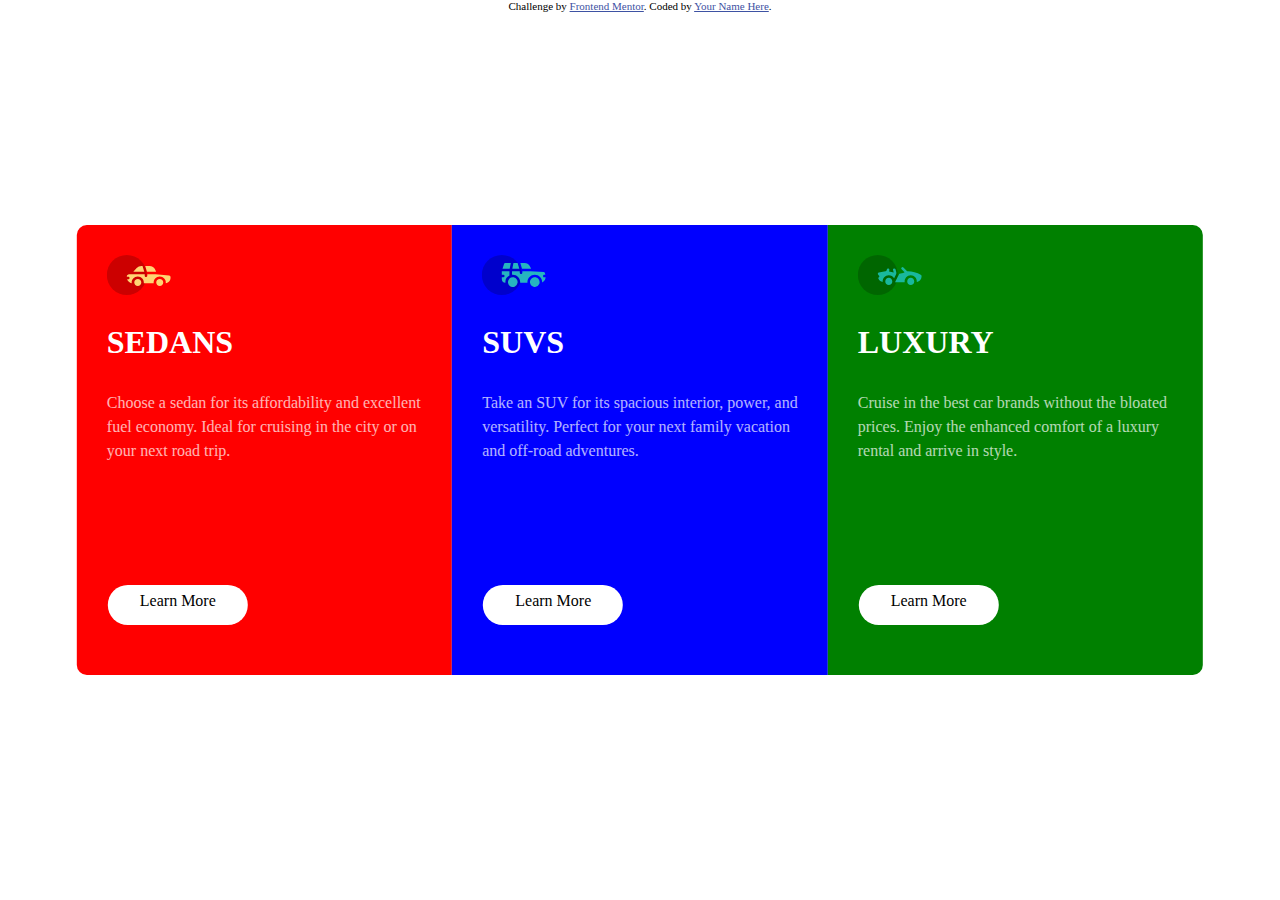
<file: 3-column-preview-card-component-main/index.html>
<!DOCTYPE html>
<html lang="en">
<head>
  <meta charset="UTF-8">
  <meta name="viewport" content="width=device-width, initial-scale=1.0"> <!-- displays site properly based on user's device -->
  <link rel="stylesheet" href="style.css">

  <link rel="icon" type="image/png" sizes="32x32" href="./images/favicon-32x32.png">
  
  <title>Frontend Mentor | 3-column preview card component</title>

  <!-- Feel free to remove these styles or customise in your own stylesheet 👍 -->
  <style>
    .attribution { font-size: 11px; text-align: center; }
    .attribution a { color: hsl(228, 45%, 44%); }
  </style>
</head>
<body>
  
  <div class="parent">
    <div class="card-1">
      <svg width="64" height="40" xmlns="http://www.w3.org/2000/svg"><g fill="none" fill-rule="evenodd"><circle fill="#000" opacity=".201" cx="20" cy="20" r="20"/><path d="M52.936 24.11c1.942 0 3.517 1.542 3.517 3.445 0 1.903-1.575 3.445-3.517 3.445s-3.516-1.542-3.516-3.445c0-1.903 1.574-3.445 3.516-3.445zm-21.957 0c1.942 0 3.517 1.542 3.517 3.445 0 1.903-1.575 3.445-3.517 3.445s-3.516-1.542-3.516-3.445c0-1.903 1.574-3.445 3.516-3.445zm6.948-4.848v1.429c0 .716.61 1.293 1.348 1.259a1.295 1.295 0 001.225-1.295v-1.393h8.256l13.483 1.313c.956.093 1.676.881 1.676 1.814 0 2.89-2.126 5.303-4.926 5.819.397-3.557-2.458-6.62-6.053-6.62-3.646 0-6.504 3.14-6.039 6.723h-9.879c.466-3.588-2.397-6.722-6.039-6.722-3.595 0-6.45 3.062-6.052 6.62-2.14-.398-3.916-1.912-4.61-3.931h1.142c.731 0 1.32-.598 1.285-1.322-.033-.678-.629-1.2-1.322-1.2H20v-.251c0-1.274 1.066-2.243 2.306-2.243h15.62zM42.59 11c2.645 0 4.99 1.556 5.972 3.963l.726 1.779H40.17L38.413 11h4.178zm-6.865 0l1.758 5.741H26.505l3.357-3.654A6.502 6.502 0 0134.644 11h1.082z" fill="#FFD473" fill-rule="nonzero"/></g></svg>
      <h1>Sedans</h1>
      <p> Choose a sedan for its affordability and excellent fuel economy. Ideal for cruising in the city 
        or on your next road trip.
      </p>
    </div>
  
    <div class="card-2">
      <svg width="64" height="40" xmlns="http://www.w3.org/2000/svg"><g fill="none" fill-rule="evenodd"><circle fill="#000" opacity=".201" cx="20" cy="20" r="20"/><path d="M31.002 22.358c2.917 0 5.18 2.593 4.762 5.506a4.828 4.828 0 01-2.962 3.778 4.797 4.797 0 01-5.3-1.165c-1.188-1.26-1.235-2.613-1.263-2.613-.42-2.924 1.857-5.506 4.763-5.506zm22 0c3.457 0 5.798 3.567 4.41 6.744A4.816 4.816 0 0152.3 31.94a4.826 4.826 0 01-4.06-4.077c-.42-2.915 1.846-5.506 4.762-5.506zm-15.04-6.083v1.462a1.29 1.29 0 001.352 1.29c.693-.033 1.227-.631 1.227-1.326v-1.426h8.3l13.056.716a1.29 1.29 0 011.164.917c.27.895.446 1.477.563 1.87h-1.047c-.694 0-1.291.534-1.324 1.228a1.29 1.29 0 001.288 1.352h1.445c-.164 2.225-1.57 4.193-3.6 5.05.13-4.212-3.255-7.63-7.384-7.63-4.317 0-7.762 3.718-7.358 8.086h-7.285c.43-4.655-3.503-8.531-8.131-8.046v-3.543h7.734zm-10.312 0v4.308a7.4 7.4 0 00-4.006 7.274 3.874 3.874 0 01-3.642-3.864v-1.635h1.46a1.29 1.29 0 000-2.58h-1.461v-3.213l.003-.29h7.646zm14.986-8.196c2.65 0 5 1.592 5.984 4.055l.63 1.579a5.525 5.525 0 01-.065-.004l-.026-.002-.034-.002-.022-.002a4.178 4.178 0 00-.224-.006l-.098-.001h-.039l-.136-.001h-.052l-.326-.001H40.211L38.528 8.08zm-13.632 0l-1.122 5.616h-7.144l1.47-4.71a1.29 1.29 0 011.231-.906h5.565zm6.832 0l1.683 5.615h-7.007l1.121-5.615h4.203z" fill="#26B5C0" fill-rule="nonzero"/></g></svg>
      <h1>SUVs</h1>
      <p>Take an SUV for its spacious interior, power, and versatility. Perfect for your next family vacation 
        and off-road adventures.
      </p>
    </div>
    
  
    <div class="card-3">
      <svg width="64" height="40" xmlns="http://www.w3.org/2000/svg"><g fill="none" fill-rule="evenodd"><circle fill="#000" opacity=".201" cx="20" cy="20" r="20"/><path d="M30.98 22.835c1.941 0 3.516 1.604 3.516 3.583 0 1.978-1.575 3.582-3.517 3.582s-3.516-1.604-3.516-3.582c0-1.979 1.574-3.583 3.516-3.583zm21.956 0c1.942 0 3.517 1.604 3.517 3.583 0 1.978-1.575 3.582-3.517 3.582s-3.516-1.604-3.516-3.582c0-1.979 1.574-3.583 3.516-3.583zm-9.143-10.45a1.27 1.27 0 011.819 0l3.715 3.784c4.444-.115 9.7 1.142 13.964 3.753.387.237.624.664.624 1.124 0 3.006-2.126 5.514-4.926 6.05.397-3.698-2.458-6.882-6.053-6.882-3.646 0-6.504 3.264-6.039 6.99h-9.669c.76-1.544.993-2.026 1.337-2.711l.082-.162c.421-.835 1.056-2.07 2.883-5.65 1.68-.023 3.47-.408 5.247-1.403l-2.984-3.04a1.328 1.328 0 010-1.854zm-7.68 1.064c.683-.2 1.395.202 1.592.898l.749 2.652a3.46 3.46 0 01-.247 2.51l-1.733 3.395-.216.424c-1.07-1.89-3.06-3.114-5.279-3.114-3.595 0-6.45 3.184-6.052 6.885-1.832-.347-3.414-1.537-4.278-3.276a1.331 1.331 0 01.117-1.376l.955-1.303-1.325-1.295c-.751-.735-.376-2.024.64-2.231l6.614-1.346.13-.026c.092-.019.145-.03.157-.031.314-.146 1.07-.591 1.07-1.506 0-.734.592-1.327 1.316-1.31.712.016 1.268.662 1.256 1.388a4.11 4.11 0 01-.348 1.611 22.69 22.69 0 014.7 1.146l-.7-2.473a1.314 1.314 0 01.882-1.622z" fill="#19B89D" fill-rule="nonzero"/></g></svg>
      <h1>Luxury</h1>
      <p>Cruise in the best car brands without the bloated prices. Enjoy the enhanced comfort of a luxury 
        rental and arrive in style.
      </p>
    </div>
  </div>
  
  <div class="attribution">
    Challenge by <a href="https://www.frontendmentor.io?ref=challenge" target="_blank">Frontend Mentor</a>. 
    Coded by <a href="#">Your Name Here</a>.
  </div>
</body>
</html>
</file>
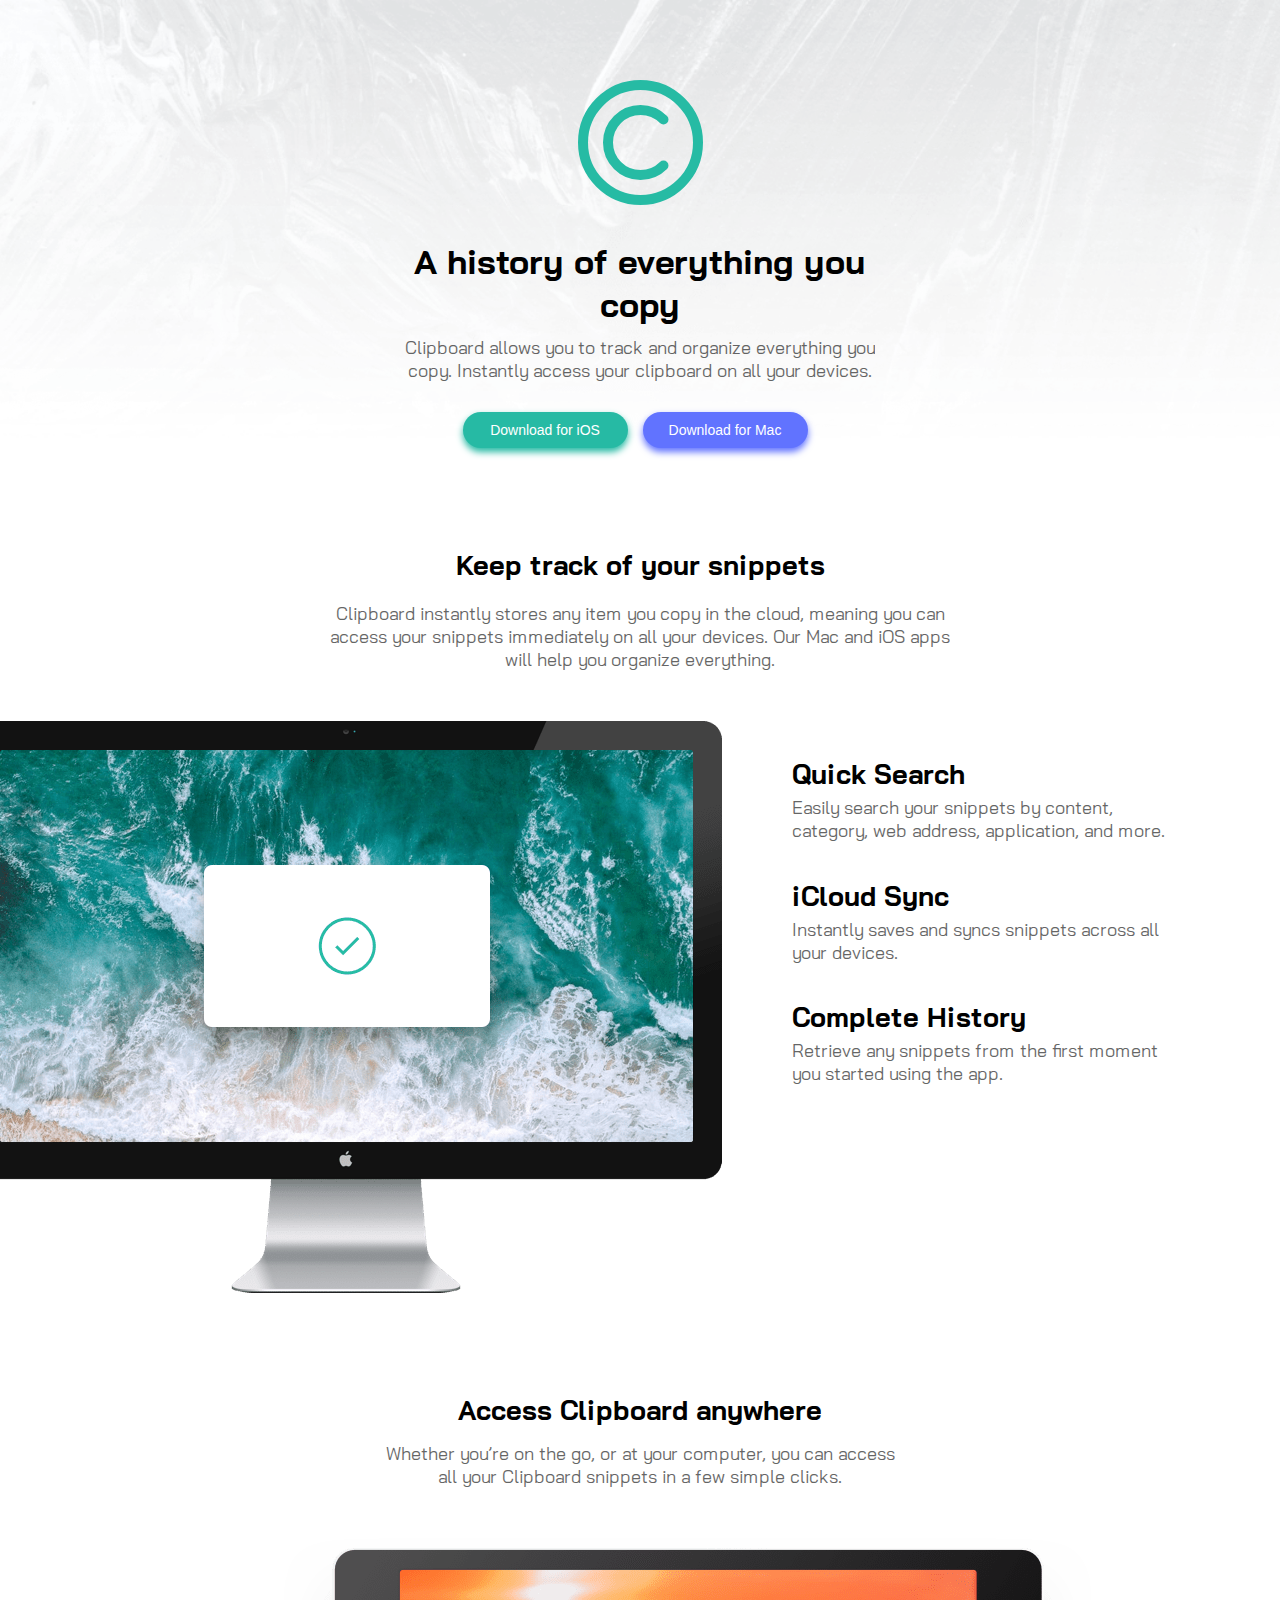
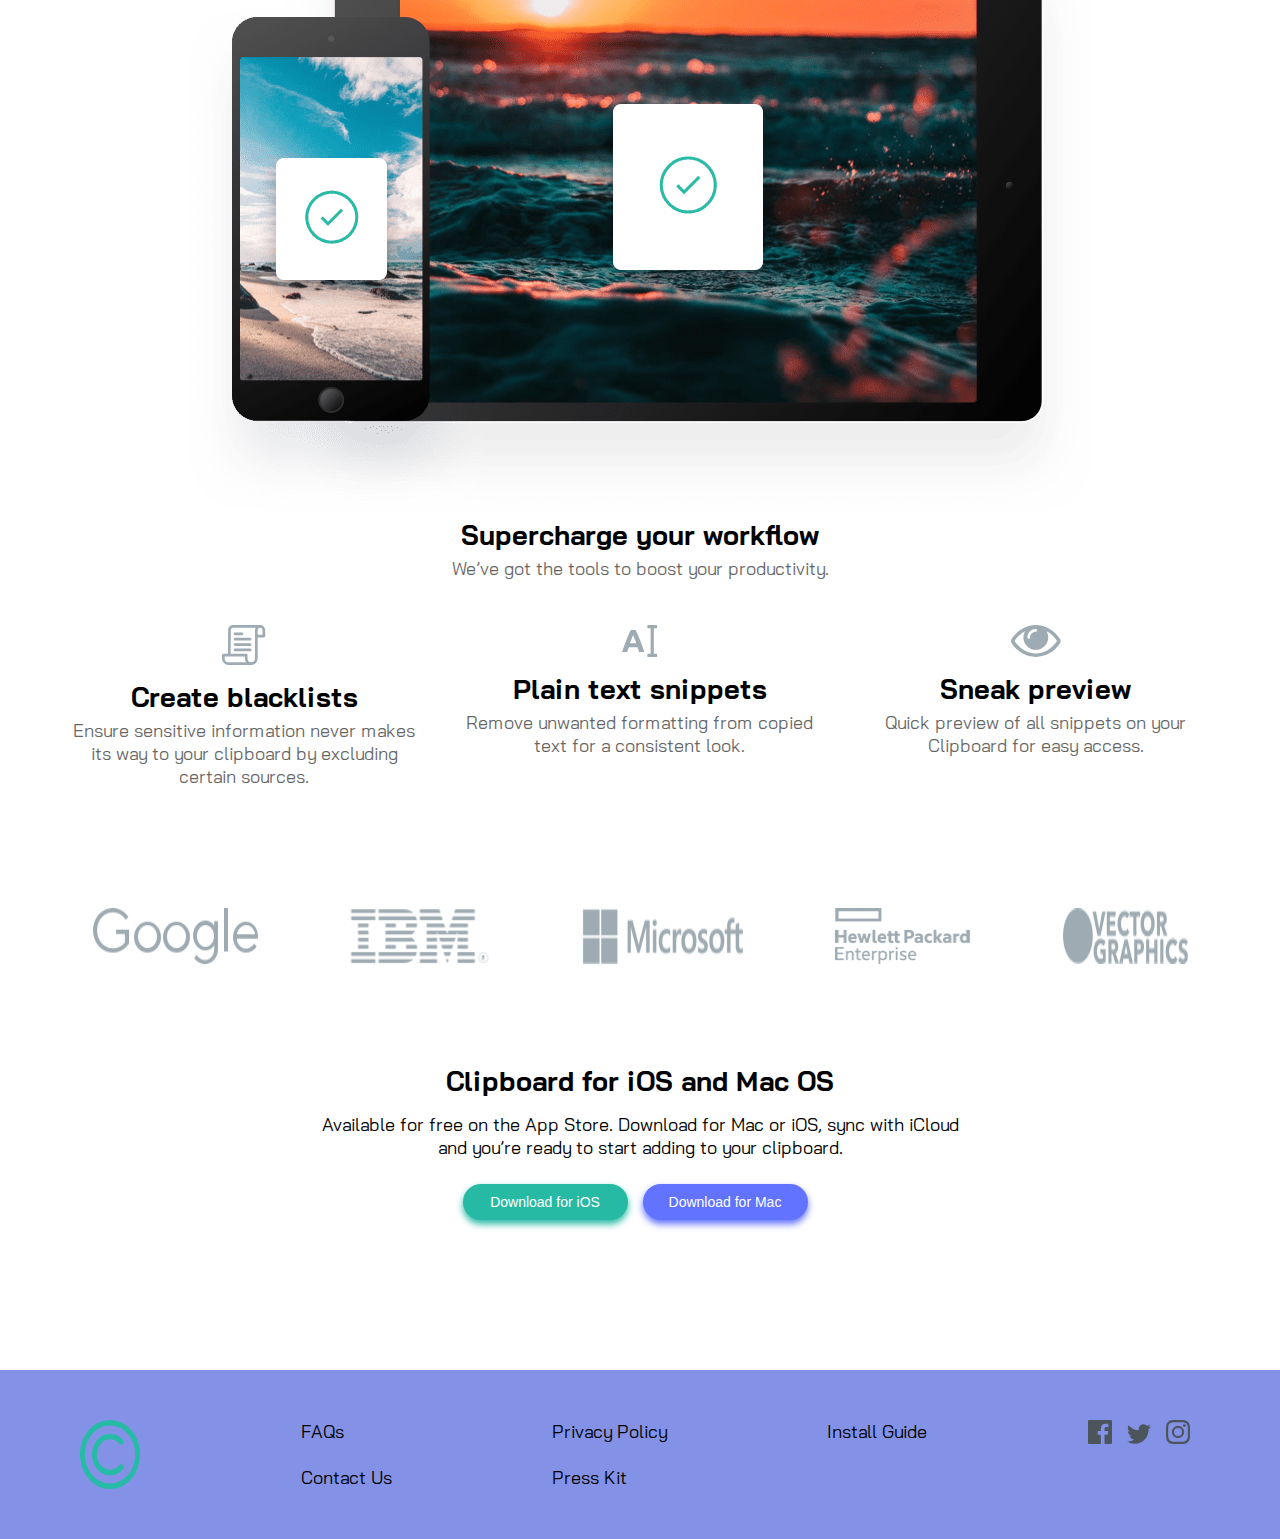
<file: clipboard-landing-page-master/index.html>
<!DOCTYPE html>
<html lang="en">
<head>
  <meta charset="UTF-8">
  <meta name="viewport" content="width=device-width, initial-scale=1.0"> <!-- displays site properly based on user's device -->

  <link rel="icon" type="image/png" sizes="32x32" href="./images/favicon-32x32.png">
  <link rel="preconnect" href="https://fonts.googleapis.com">
<link rel="preconnect" href="https://fonts.gstatic.com" crossorigin>
<link href="https://fonts.googleapis.com/css2?family=Bai+Jamjuree:wght@400;600&display=swap" rel="stylesheet">
<link rel="stylesheet" href="style.css">
  
  <title>Frontend Mentor | Clipboard landing page</title>

  <!-- Feel free to remove these styles or customise in your own stylesheet 👍 -->
  <style>
    .attribution { font-size: 11px; text-align: center; }
    .attribution a { color: hsl(228, 45%, 44%); }
  </style>
</head>
<body>
    <section class="main-heading">
      <svg width="125" height="125" xmlns="http://www.w3.org/2000/svg"><g stroke="#26BBA4" stroke-width="10" fill="none" fill-rule="evenodd"><circle cx="62.5" cy="62.5" r="57.5"/><path d="M85.481 85.481c-12.692 12.692-33.27 12.692-45.962 0s-12.692-33.27 0-45.962 33.27-12.692 45.962 0" stroke-linecap="round"/></g></svg>
      <h2>A history of everything you copy</h2>
      <p>
        Clipboard allows you to track and organize everything you 
        copy. Instantly access your clipboard on all your devices.
      </p>
      <button>Download for iOS</button>
      <button>Download for Mac</button>
    </section>
    <section class="second-heading">
      <h2>Keep track of your snippets</h2>
      <p>
        Clipboard instantly stores any item you copy in the cloud, 
        meaning you can access your snippets immediately on all your 
        devices. Our Mac and iOS apps will help you organize everything.
      </p>
    </section>
    <section class="pros">
      <img src="images/image-computer.png" alt="">
      <div class="content">
        <div>
          <h2>Quick Search</h2>
          <p>Easily search your snippets by content, category, web address, application, and more.</p>
        </div>
        <div>
          <h2>iCloud Sync</h2>
          <P>Instantly saves and syncs snippets across all your devices.</P>
        </div>
        <div>
          <h2>Complete History</h2>
          <p>Retrieve any snippets from the first moment you started using the app.</p>
        </div>
      </div>
    </section>
    <div class="clear"></div>
    <section class="clipboard">
      <h2>Access Clipboard anywhere</h2>
      <p>
        Whether you’re on the go, or at your computer, you can access all your Clipboard 
        snippets in a few simple clicks.
      </p>
      <img src="images/image-devices.png" alt="">
    </section>
    <section class="workflow">
      <div>
        <h2>Supercharge your workflow</h2>
        <p> We’ve got the tools to boost your productivity.</p>
      </div>
      <div>
        <svg width="44" height="40" xmlns="http://www.w3.org/2000/svg"><g fill="#9EABB2" fill-rule="nonzero"><path d="M11.07 0C8.353 0 6.14 2.192 6.14 4.876l-.179 25.278 2.69.02.179-25.289c0-1.21 1.005-2.196 2.24-2.196h27.027V0H11.071z"/><path d="M38.097 0a5.115 5.115 0 00-5.11 5.11v28.37c0 2.052-1.668 3.72-3.72 3.72a3.725 3.725 0 01-3.72-3.72V30.21c0-.743-.601-1.345-1.344-1.345H1.345C.602 28.864 0 29.466 0 30.21v3.272a6.417 6.417 0 006.41 6.409V37.2a3.724 3.724 0 01-3.72-3.72v-1.927h20.168v1.928a6.417 6.417 0 006.41 6.409 6.417 6.417 0 006.409-6.41V12.46h6.185c.743 0 1.345-.602 1.345-1.345V5.11A5.115 5.115 0 0038.097 0zm2.42 9.77h-4.84V5.11a2.423 2.423 0 012.42-2.42 2.423 2.423 0 012.42 2.42v4.66z"/><path d="M6.14 37.201h22.813v2.689H6.14zM19.99 7.485h-6.947a1.345 1.345 0 100 2.69h6.947a1.345 1.345 0 100-2.69zM28.057 12.863H13.043a1.345 1.345 0 100 2.69h15.014a1.345 1.345 0 100-2.69zM28.057 18.242H13.043a1.345 1.345 0 100 2.69h15.014a1.344 1.344 0 100-2.69zM28.057 23.62H13.043a1.345 1.345 0 100 2.69h15.014a1.345 1.345 0 100-2.69z"/></g></svg>
        <h2>Create blacklists</h2>
        <p>Ensure sensitive information never makes its way to your clipboard by excluding certain sources.</p>
      </div>
      <div>
        <svg width="36" height="32" xmlns="http://www.w3.org/2000/svg"><path d="M17.872 14.736a235.39 235.39 0 012.192 5.744c.746 2.027 1.536 4.24 2.368 6.64h-5.344a44.4 44.4 0 00-.784-2.368c-.288-.81-.57-1.632-.848-2.432h-8.64c-.278.8-.56 1.621-.848 2.432a44.4 44.4 0 00-.784 2.368H0a371.54 371.54 0 012.368-6.644 233.104 233.104 0 012.192-5.748 206.71 206.71 0 012.112-5.112c.693-1.61 1.413-3.136 2.16-4.736H13.6c.725 1.6 1.44 3.125 2.144 4.736.704 1.61 1.413 3.328 2.128 5.12zM7.968 18.32h6.303c-.34-.96-.671-1.878-.991-2.752a94.407 94.407 0 00-.912-2.4c-.288-.725-.539-1.365-.752-1.92-.214-.555-.384-.992-.512-1.313-.107.32-.267.758-.48 1.313a1241.872 1241.872 0 00-1.648 4.32c-.331.874-.667 1.792-1.008 2.752zM35.04 3.2h-3.2v25.6h3.2V32h-9.6v-3.2h3.2V3.2h-3.2V0h9.6v3.2z" fill="#9EABB2" fill-rule="nonzero"/></svg>
        <h2>Plain text snippets</h2>
        <p>Remove unwanted formatting from copied text for a consistent look.</p>
      </div>
      <div>
        <svg width="50" height="32" xmlns="http://www.w3.org/2000/svg"><path d="M49.059 14.072c-2.585-4.227-6.06-7.623-10.424-10.188C34.27 1.318 29.66.035 24.806.035c-4.854 0-9.464 1.283-13.829 3.849C6.612 6.449 3.137 9.845.554 14.072c-.37.646-.554 1.283-.554 1.91 0 .628.185 1.265.554 1.91 2.583 4.227 6.058 7.624 10.423 10.189 4.365 2.565 8.975 3.847 13.83 3.847 4.853 0 9.463-1.277 13.828-3.833 4.365-2.557 7.84-5.957 10.424-10.202.369-.646.553-1.283.553-1.91 0-.628-.184-1.265-.553-1.911zM18.867 6.5c1.652-1.652 3.631-2.478 5.939-2.478.369 0 .683.13.941.388.258.258.388.572.388.941 0 .37-.13.683-.387.941a1.28 1.28 0 01-.942.388c-1.587 0-2.944.563-4.07 1.689-1.126 1.126-1.688 2.482-1.688 4.07 0 .369-.13.683-.388.941a1.28 1.28 0 01-.941.388c-.37 0-.683-.13-.942-.388a1.282 1.282 0 01-.388-.942c0-2.306.827-4.286 2.478-5.938zm17.969 18.522c-3.701 2.242-7.71 3.364-12.03 3.364-4.319 0-8.329-1.121-12.03-3.364-3.7-2.243-6.777-5.256-9.232-9.04 2.805-4.356 6.321-7.614 10.548-9.773a12.099 12.099 0 00-1.689 6.23c0 3.414 1.214 6.334 3.64 8.762 2.428 2.427 5.349 3.64 8.763 3.64 3.415 0 6.335-1.213 8.762-3.64 2.428-2.427 3.641-5.348 3.641-8.763 0-2.233-.563-4.31-1.689-6.229 4.227 2.16 7.743 5.418 10.548 9.773-2.454 3.784-5.532 6.797-9.232 9.04z" fill="#9EABB2" fill-rule="nonzero"/></svg>
        <h2>Sneak preview</h2>
        <p>Quick preview of all snippets on your Clipboard for easy access.</p>
      </div>
    </section>
    <section class="company-icons">
      <img src="images/logo-google.png" alt="">
      <img src="images/logo-ibm.png" alt="">
      <img src="images/logo-microsoft.png" alt="">
      <img src="images/logo-hp.png" alt="">
      <img src="images/logo-vector-graphics.png" alt="">
    </section>
    <section class="foot-heading">
      <h2>Clipboard for iOS and Mac OS</h2>
      <p>
        Available for free on the App Store. Download for Mac or iOS, sync with iCloud 
        and you’re ready to start adding to your clipboard.
      </p>
      <button>Download for iOS</button>
      <button>Download for Mac</button>
    </section>
    <footer class="footer">
      <img src="images/logo.svg" alt="">
      <div>
        <a href="">FAQs</a> <br><br>
        <a href="">Contact Us</a>
      </div>
      <div>
        <a href="">Privacy Policy</a> <br><br>
        <a href="">Press Kit</a>
      </div>
      <div>
        <a href="">Install Guide</a>
      </div>
      <div class="icons">
        <svg width="24" height="24" xmlns="http://www.w3.org/2000/svg"><path d="M22.675 0H1.325C.593 0 0 .593 0 1.325v21.351C0 23.407.593 24 1.325 24H12.82v-9.294H9.692v-3.622h3.128V8.413c0-3.1 1.893-4.788 4.659-4.788 1.325 0 2.463.099 2.795.143v3.24l-1.918.001c-1.504 0-1.795.715-1.795 1.763v2.313h3.587l-.467 3.622h-3.12V24h6.116c.73 0 1.323-.593 1.323-1.325V1.325C24 .593 23.407 0 22.675 0z" fill="#4C545C" fill-rule="nonzero"/></svg>
        <a href=""><svg width="24" height="20" xmlns="http://www.w3.org/2000/svg"><path d="M24 2.557a9.83 9.83 0 01-2.828.775A4.932 4.932 0 0023.337.608a9.864 9.864 0 01-3.127 1.195A4.916 4.916 0 0016.616.248c-3.179 0-5.515 2.966-4.797 6.045A13.978 13.978 0 011.671 1.149a4.93 4.93 0 001.523 6.574 4.903 4.903 0 01-2.229-.616c-.054 2.281 1.581 4.415 3.949 4.89a4.935 4.935 0 01-2.224.084 4.928 4.928 0 004.6 3.419A9.9 9.9 0 010 17.54a13.94 13.94 0 007.548 2.212c9.142 0 14.307-7.721 13.995-14.646A10.025 10.025 0 0024 2.557z" fill="#4C545C" fill-rule="nonzero"/></svg></a>
        <svg width="24" height="24" xmlns="http://www.w3.org/2000/svg"><path d="M12 2.163c3.204 0 3.584.012 4.85.07 3.252.148 4.771 1.691 4.919 4.919.058 1.265.069 1.645.069 4.849 0 3.205-.012 3.584-.069 4.849-.149 3.225-1.664 4.771-4.919 4.919-1.266.058-1.644.07-4.85.07-3.204 0-3.584-.012-4.849-.07-3.26-.149-4.771-1.699-4.919-4.92-.058-1.265-.07-1.644-.07-4.849 0-3.204.013-3.583.07-4.849.149-3.227 1.664-4.771 4.919-4.919 1.266-.057 1.645-.069 4.849-.069zM12 0C8.741 0 8.333.014 7.053.072 2.695.272.273 2.69.073 7.052.014 8.333 0 8.741 0 12c0 3.259.014 3.668.072 4.948.2 4.358 2.618 6.78 6.98 6.98C8.333 23.986 8.741 24 12 24c3.259 0 3.668-.014 4.948-.072 4.354-.2 6.782-2.618 6.979-6.98.059-1.28.073-1.689.073-4.948 0-3.259-.014-3.667-.072-4.947-.196-4.354-2.617-6.78-6.979-6.98C15.668.014 15.259 0 12 0zm0 5.838a6.162 6.162 0 100 12.324 6.162 6.162 0 000-12.324zM12 16a4 4 0 110-8 4 4 0 010 8zm6.406-11.845a1.44 1.44 0 100 2.881 1.44 1.44 0 000-2.881z" fill="#4C545C" fill-rule="nonzero"/></svg>
      </div>
    </footer>
</body>
</html>
</file>
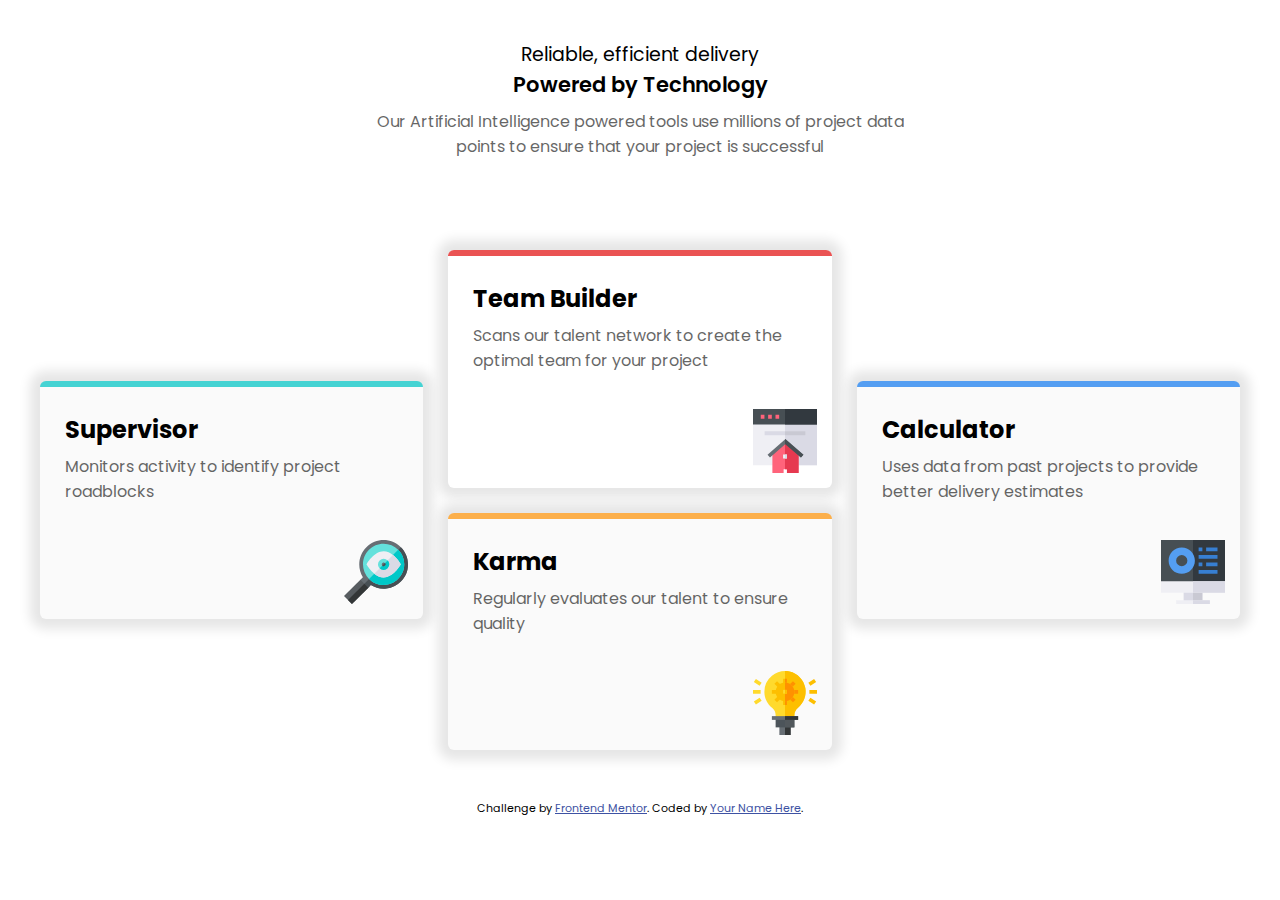
<file: four-card-feature-section-master/index.html>
<!DOCTYPE html>
<html lang="en">
<head>
  <meta charset="UTF-8">
  <meta name="viewport" content="width=device-width, initial-scale=1.0"> <!-- displays site properly based on user's device -->

  <link rel="icon" type="image/png" sizes="32x32" href="./images/favicon-32x32.png">
  <link rel="stylesheet" href="style.css">
  <link rel="preconnect" href="https://fonts.googleapis.com">
  <link rel="preconnect" href="https://fonts.gstatic.com" crossorigin>
  <link href="https://fonts.googleapis.com/css2?family=Poppins:wght@200;400;600&display=swap" rel="stylesheet">
  
  <title>Frontend Mentor | Four card feature section</title>

  <!-- Feel free to remove these styles or customise in your own stylesheet 👍 -->
  <style>
    .attribution { font-size: 11px; text-align: center; }
    .attribution a { color: hsl(228, 45%, 44%); }
  </style>
</head>
<body>
  
  <div class="heading">
    <span>Reliable, efficient delivery</span>
    <span>Powered by Technology</span>
    <span>Our Artificial Intelligence powered tools use millions of project data <br> points 
      to ensure that your project is successful
    </span>
  </div>
  <div class="parent">
      <div class="child-1">
        <h2>Supervisor</h2>
        <p>Monitors activity to identify project roadblocks</p>
        <svg xmlns="http://www.w3.org/2000/svg" width="64" height="64"><g fill="none"><path fill="#676E74" d="M56.842 7.158c-9.526-9.563-24.902-9.525-34.428 0-8.025 8.026-9.45 20.44-3.525 30.003l-2.513 2.55-1.356 6.144 4.214 4.214 5.093-2.408 2.512-2.55a24.254 24.254 0 0030.003-3.525c9.563-9.526 9.525-24.902 0-34.428z"/><path fill="#474F54" d="M24.327 47.661l2.512-2.55a24.254 24.254 0 0030.003-3.525c9.563-9.526 9.525-24.902 0-34.428l-40.26 40.26 2.652 2.651 5.093-2.408z"/><path fill="#64E1DC" d="M54.213 9.787a20.56 20.56 0 00-14.585-6.041C28.236 3.746 19 12.98 19 24.372a20.564 20.564 0 006.041 14.586 20.564 20.564 0 0014.586 6.04c11.392 0 20.626-9.234 20.626-20.626a20.56 20.56 0 00-6.041-14.585z"/><path fill="#00C8C8" d="M60.254 24.372a20.56 20.56 0 00-6.041-14.585l-29.17 29.17A20.564 20.564 0 0039.627 45c11.392 0 20.626-9.235 20.626-20.627z"/><path fill="#EFEFF4" d="M56.239 23.41c-.184-.307-2.98-4.914-7.281-8.368-2.63-2.113-5.822-3.796-9.33-3.796-9.242 0-16.314 11.669-16.61 12.165l-.576.961.575.961c.184.309 2.98 4.916 7.28 8.37 2.631 2.112 5.823 3.795 9.33 3.795 9.243 0 16.315-11.668 16.612-12.165l.574-.96-.574-.962z"/><path fill="#DADAE5" d="M56.239 25.333l.574-.96-.574-.962c-.184-.308-2.98-4.915-7.281-8.369l-18.66 18.66c2.63 2.113 5.822 3.796 9.33 3.796 9.242 0 16.314-11.668 16.61-12.165z"/><path fill="#64E1DC" d="M43.604 20.396a5.607 5.607 0 00-3.976-1.65 5.632 5.632 0 00-5.626 5.626c0 1.551.631 2.958 1.65 3.976a5.609 5.609 0 003.976 1.65 5.632 5.632 0 005.625-5.626c0-1.55-.63-2.957-1.649-3.976z"/><path fill="#00C8C8" d="M45.253 24.372c0-1.55-.63-2.957-1.649-3.976l-7.952 7.952a5.608 5.608 0 003.976 1.65 5.632 5.632 0 005.625-5.626z"/><path fill="#676E74" d="M40.954 23.046a1.876 1.876 0 10-1.326 3.2 1.876 1.876 0 001.326-3.2z"/><path fill="#474F54" d="M41.503 24.372c0-.517-.21-.986-.55-1.326l-2.65 2.652a1.876 1.876 0 003.2-1.326z"/><path fill="#575C60" d="M20.333 43.667l-3.957-3.957L0 56.049l3.975 3.976L7.951 64l16.376-16.339z"/><path fill="#333637" d="M24.327 47.661l-3.994-3.994L3.975 60.025 7.951 64z"/></g></svg>
      </div>
      <div class="child-2">
        <h2>Team Builder</h2>
        <p>Scans our talent network to create the optimal team for your project</p>
        <svg xmlns="http://www.w3.org/2000/svg" width="64" height="64"><g fill="none"><path fill="#EFEFF4" d="M64 14.454v41.788H0V14.454l3.75-3.787h56.5z"/><path fill="#DADAE5" d="M64 14.454v41.788H32V10.667h28.25z"/><path fill="#474F54" d="M0 0h64v15.515H0z"/><path fill="#32393F" d="M32 0h32v15.515H32z"/><g fill="#FF637B"><path d="M7.758 5.818h3.685v3.879H7.758zM15.128 5.818h3.685v3.879h-3.685zM22.497 5.818h3.685v3.879h-3.685z"/></g><path fill="#FF637B" d="M45.576 42.245V64H34.355v-3.71h-3.74V64H19.394V42.245l11.37-9.275h3.105z"/><path fill="#DADAE5" d="M11.636 22.303h41.697v3.879H11.636z"/><path fill="#C9C9D3" d="M32 22.303h20.364v3.879H32z"/><path fill="#E63950" d="M45.576 42.245V64H33.939v-3.71H32V32.97h1.435z"/><path fill="#EFEFF4" d="M30.061 45.576h3.878v3.879h-3.878z"/><path fill="#DADAE5" d="M32 45.576h1.939v3.879H32z"/><path fill="#676E74" d="M50.424 45.779l-2.452 2.706-15.487-13.526-15.488 13.526-2.452-2.706 17.94-15.718z"/><path fill="#474F54" d="M32 30.061l18.424 15.718-2.518 2.706L32 34.959z"/></g></svg>
      </div>
      <div class="child-3">
        <h2>Karma</h2>
        <p>Regularly evaluates our talent to ensure quality</p>
        <svg xmlns="http://www.w3.org/2000/svg" width="64" height="64"><g fill="none"><path fill="#676E74" d="M26.375 52.625h11.25V64h-11.25z"/><path fill="#333637" d="M32 52.625h5.625V64H32z"/><path fill="#4C545A" d="M22.625 47h18.75v9.375h-18.75z"/><path fill="#52585C" d="M32 47h9.375v9.375H32z"/><path fill="#FFDA2D" d="M45.012 36.725c-2.325 1.913-3.637 4.612-3.637 7.425V47h-18.75v-2.85c0-2.85-1.238-5.512-3.3-7.125-5.062-3.938-7.95-9.862-7.95-16.275a20.585 20.585 0 017.613-16.013C22.7 1.737 27.238 0 32 0c1.462 0 2.962.15 4.425.45 8.1 1.688 14.475 8.45 15.9 16.663 1.275 7.5-1.425 14.85-7.313 19.612z"/><path fill="#FDBF00" d="M45.012 36.725c-2.325 1.913-3.637 4.612-3.637 7.425V47H32V0c1.462 0 2.962.15 4.425.45 8.1 1.688 14.475 8.45 15.9 16.663 1.275 7.5-1.425 14.85-7.313 19.612z"/><path fill="#676E74" d="M18.875 45.125h26.25v3.75h-26.25z"/><path fill="#FF9100" d="M39.956 10.143l2.651 2.651-3.979 3.978-2.651-2.651z"/><path fill="#FDBF00" d="M25.372 24.727l2.651 2.651-3.979 3.979-2.651-2.651zM30.125 28.25h3.75v5.625h-3.75z"/><path fill="#FF9100" d="M38.628 24.727l3.979 3.979-2.651 2.651-3.979-3.979zM39.5 18.875h5.625v3.75H39.5z"/><path fill="#FDBF00" d="M24.044 10.143l3.979 3.979-2.651 2.65-3.979-3.978zM18.875 18.875H24.5v3.75h-5.625zM30.125 7.625h3.75v5.625h-3.75z"/><g fill="#FFDA2D"><path d="M0 18.875h7.625v3.75H0zM6.585 14.81l-5.75-3.75 2.08-3.12 5.75 3.75zM2.915 33.56l-2.08-3.12 5.75-3.75 2.08 3.12z"/></g><path fill="#FDBF00" d="M56.375 18.875H64v3.75h-7.625zM61.085 33.56l-5.75-3.75 2.08-3.12 5.75 3.75zM57.415 14.81l-2.08-3.12 5.75-3.75 2.08 3.12z"/><path fill="#FF9100" d="M32 7.625h1.875v5.625H32zM32 28.25h1.875v5.625H32z"/><path fill="#333637" d="M32 45.125h13.125v3.75H32z"/><path fill="#FDBF00" d="M32 11.375c-5.175 0-9.375 4.2-9.375 9.375s4.2 9.375 9.375 9.375 9.375-4.2 9.375-9.375-4.2-9.375-9.375-9.375z"/><path fill="#FF9100" d="M32 30.125v-18.75c5.175 0 9.375 4.2 9.375 9.375s-4.2 9.375-9.375 9.375z"/><path fill="#FFDA2D" d="M30.125 18.875h3.75v3.75h-3.75z"/><path fill="#FDBF00" d="M32 18.875h1.875v3.75H32z"/></g></svg>
      </div>
      <div class="child-4">
          <h2>Calculator</h2>
          <p>Uses data from past projects to provide better delivery estimates</p>
          <svg xmlns="http://www.w3.org/2000/svg" width="64" height="64"><g fill="none"><path fill="#474F54" d="M64 0v41.25l-3.75 3.875H3.75L0 41.25V0z"/><path fill="#32393F" d="M64 0v41.25l-3.75 3.875H32V0z"/><path fill="#DADAE5" d="M22.625 50.875h18.75v11.25h-18.75z"/><path fill="#C9C9D3" d="M32 50.875h9.375v11.25H32z"/><path fill="#EFEFF4" d="M0 41.25h64v11.5H0z"/><path fill="#DADAE5" d="M32 41.25h32v11.5H32z"/><path fill="#EFEFF4" d="M15.125 60.25h33.75V64h-33.75z"/><path fill="#DADAE5" d="M32 60.25h16.875V64H32z"/><path fill="#549EF2" d="M20.75 7.5c-7.236 0-13.125 5.889-13.125 13.125S13.514 33.75 20.75 33.75s13.125-5.889 13.125-13.125S27.986 7.5 20.75 7.5zm0 18.75a5.631 5.631 0 01-5.625-5.625A5.631 5.631 0 0120.75 15a5.631 5.631 0 015.625 5.625 5.631 5.631 0 01-5.625 5.625z"/><g fill="#377FD2"><path d="M45.125 7.5H56.5v3.75H45.125zM37.625 7.5h3.75v3.75h-3.75zM45.125 22.5H56.5v3.75H45.125zM37.625 22.5h3.75v3.75h-3.75zM37.625 15H56.5v3.75H37.625zM37.625 30H56.5v3.75H37.625z"/></g></g></svg>
      </div>
  </div>
  
  

  
  <footer>
    <p class="attribution">
      Challenge by <a href="https://www.frontendmentor.io?ref=challenge" target="_blank">Frontend Mentor</a>. 
      Coded by <a href="#">Your Name Here</a>.
    </p>
  </footer>
</body>
</html>
</file>
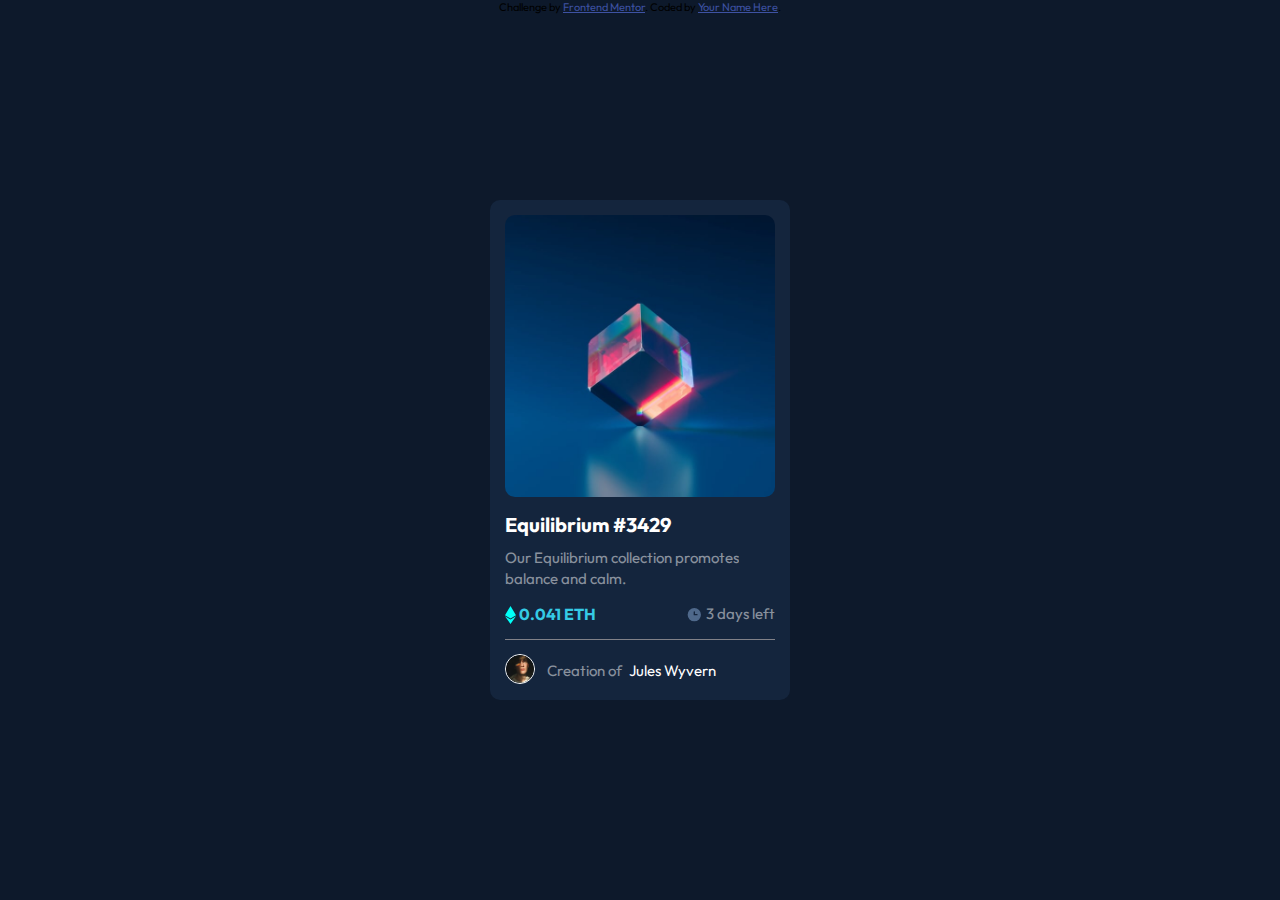
<file: nft-preview-card-component-main/index.html>
<!DOCTYPE html>
<html lang="en">
<head>
  <meta charset="UTF-8">
  <meta name="viewport" content="width=device-width, initial-scale=1.0"> <!-- displays site properly based on user's device -->
  <link rel="stylesheet" href="style.css">
  <link rel="preconnect" href="https://fonts.googleapis.com">
<link rel="preconnect" href="https://fonts.gstatic.com" crossorigin>
<link href="https://fonts.googleapis.com/css2?family=Outfit:wght@300;400;600&display=swap" rel="stylesheet">

  <link rel="icon" type="image/png" sizes="32x32" href="./images/favicon-32x32.png">
  
  <title>Frontend Mentor | NFT preview card component</title>

  <!-- Feel free to remove these styles or customise in your own stylesheet 👍 -->
  <style>
    .attribution { font-size: 11px; text-align: center; }
    .attribution a { color: hsl(228, 45%, 44%); }
  </style>
</head>
<body>

  <div class="card">
    <div class="image"><svg width="48" height="48" xmlns="http://www.w3.org/2000/svg"><g fill="none" fill-rule="evenodd"><path d="M0 0h48v48H0z"/><path d="M24 9C14 9 5.46 15.22 2 24c3.46 8.78 12 15 22 15 10.01 0 18.54-6.22 22-15-3.46-8.78-11.99-15-22-15Zm0 25c-5.52 0-10-4.48-10-10s4.48-10 10-10 10 4.48 10 10-4.48 10-10 10Zm0-16c-3.31 0-6 2.69-6 6s2.69 6 6 6 6-2.69 6-6-2.69-6-6-6Z" fill="#FFF" fill-rule="nonzero"/></g></svg></div>
    <div class="content">
        <h2>Equilibrium #3429</h2>

        <p>Our Equilibrium collection promotes balance and calm.</p>
      
        <div>
          <span> <svg width="11" height="18" xmlns="http://www.w3.org/2000/svg"><path d="M11 10.216 5.5 18 0 10.216l5.5 3.263 5.5-3.262ZM5.5 0l5.496 9.169L5.5 12.43 0 9.17 5.5 0Z" fill="#00FFF8"/></svg> 0.041 ETH</span>
          <span> <svg width="17" height="17" xmlns="http://www.w3.org/2000/svg"><path d="M8.305 2.007a6.667 6.667 0 1 0 0 13.334 6.667 6.667 0 0 0 0-13.334Zm2.667 7.334H8.305a.667.667 0 0 1-.667-.667V6.007a.667.667 0 0 1 1.334 0v2h2a.667.667 0 0 1 0 1.334Z" fill="#8BACD9"/></svg>  3 days left</span>
        </div>
        <hr>
        
        <p> <img src="images/image-avatar.png" alt=""> <span>Creation of </span> <span> Jules Wyvern</span></p>
    </div>
  </div>

  <div class="attribution">
    Challenge by <a href="https://www.frontendmentor.io?ref=challenge" target="_blank">Frontend Mentor</a>. 
    Coded by <a href="#">Your Name Here</a>.
  </div>
</body>
</html>
</file>
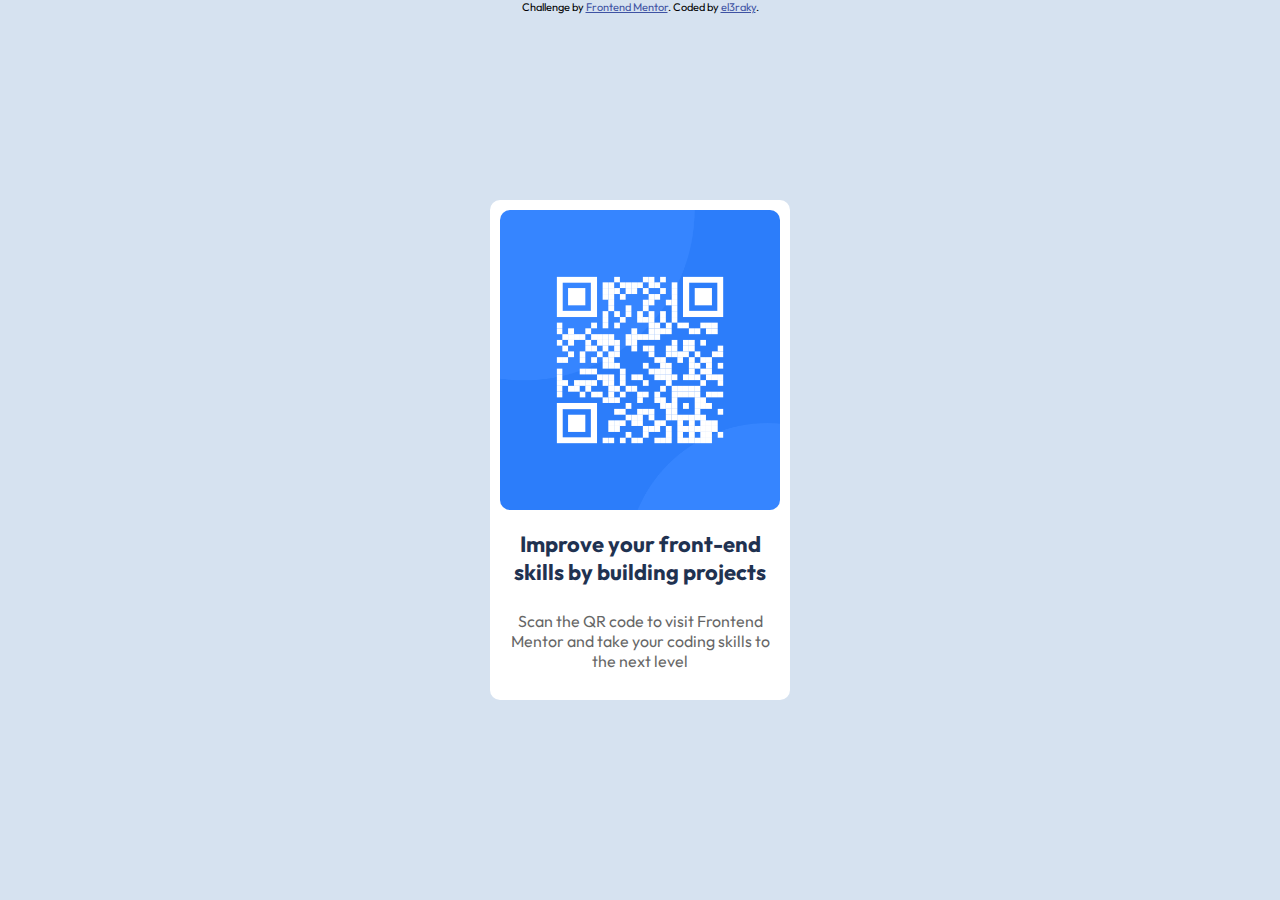
<file: qr-code-component-main/index.html>
<!DOCTYPE html>
<html lang="en">
<head>
  <meta charset="UTF-8">
  <meta name="viewport" content="width=device-width, initial-scale=1.0"> <!-- displays site properly based on user's device -->
  <link rel="stylesheet" href="style.css">
  <link rel="preconnect" href="https://fonts.googleapis.com">
<link rel="preconnect" href="https://fonts.gstatic.com" crossorigin>
<link href="https://fonts.googleapis.com/css2?family=Outfit:wght@400;700&display=swap" rel="stylesheet">

  <link rel="icon" type="image/png" sizes="32x32" href="./images/favicon-32x32.png">
  
  <title>Frontend Mentor | QR code component</title>

  <!-- Feel free to remove these styles or customise in your own stylesheet 👍 -->
  <style>
    .attribution { font-size: 11px; text-align: center; }
    .attribution a { color: hsl(228, 45%, 44%); }
  </style>
</head>
<body>
  <div class="card">
      <div class="image"></div>
      <div class="content">
        <h2>Improve your front-end skills by building projects</h2>
        <p>Scan the QR code to visit Frontend Mentor and take your coding skills to the next level</p>
      </div>
      
  </div>
  
  
  <div class="attribution">
    Challenge by <a href="https://www.frontendmentor.io?ref=challenge" target="_blank">Frontend Mentor</a>. 
    Coded by <a href="#">el3raky</a>.
  </div>
</body>
</html>
</file>
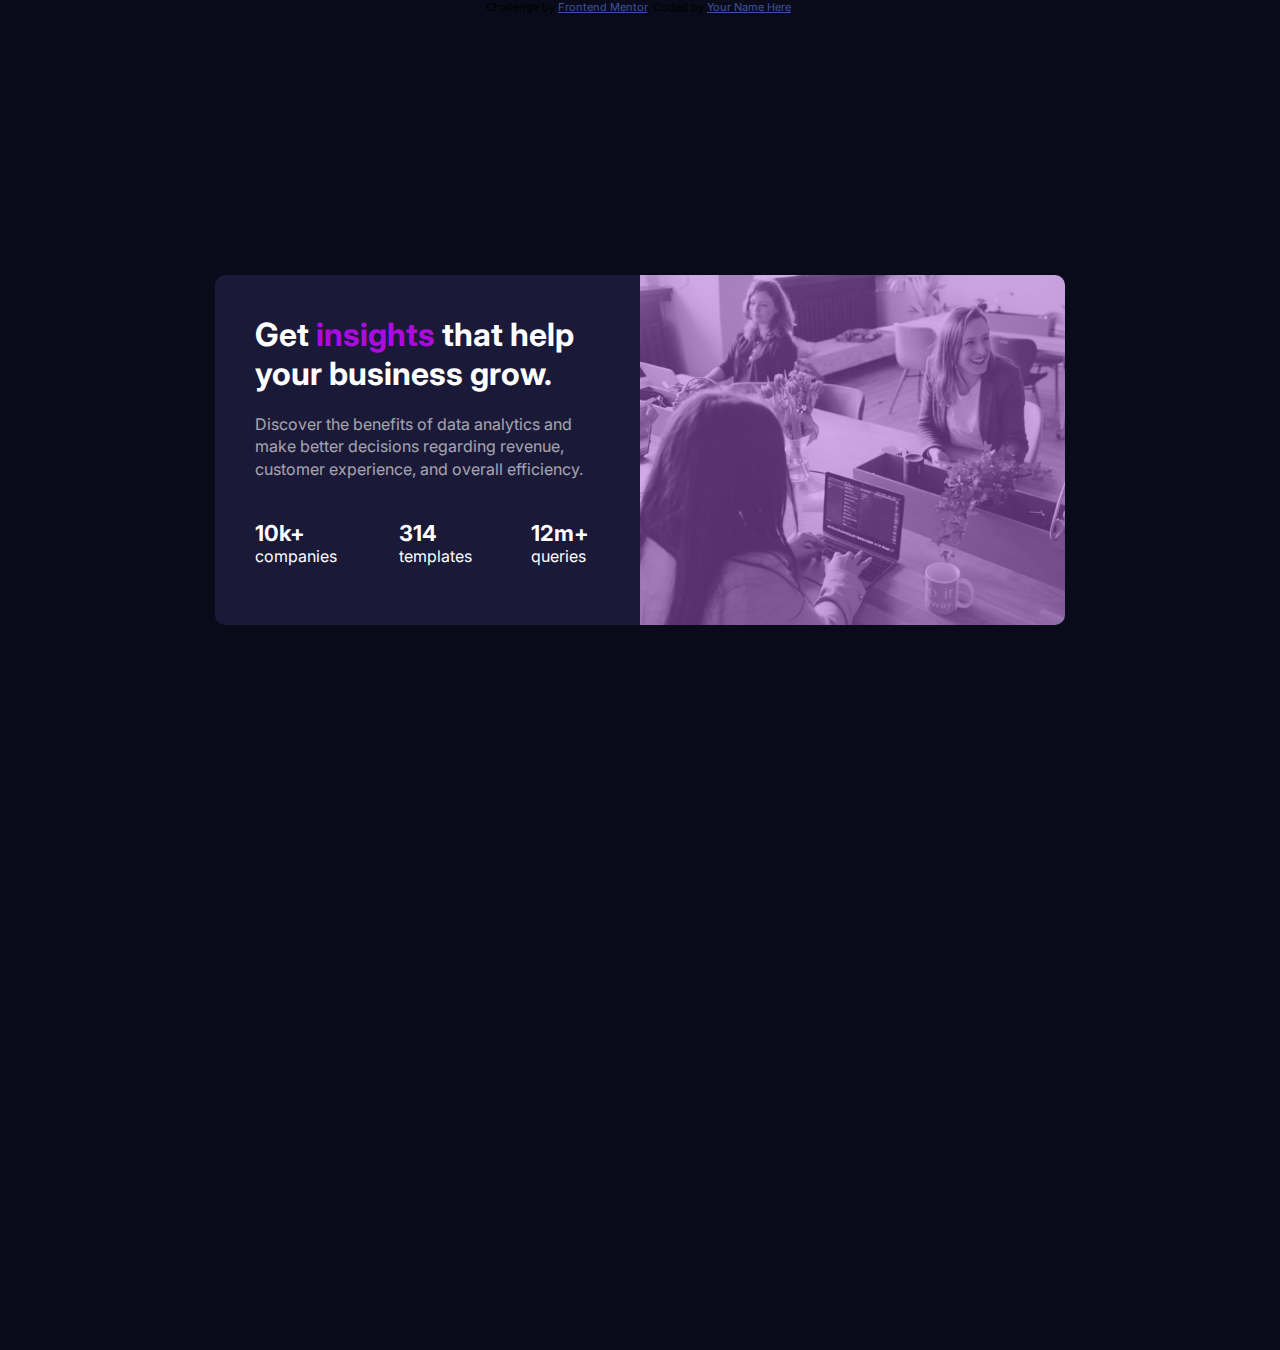
<file: stats-preview-card-component-main/index.html>
<!DOCTYPE html>
<html lang="en">
<head>
  <meta charset="UTF-8">
  <meta name="viewport" content="width=device-width, initial-scale=1.0"> <!-- displays site properly based on user's device -->

  <link rel="icon" type="image/png" sizes="32x32" href="./images/favicon-32x32.png">
  <link rel="stylesheet" href="style.css">
  <link rel="preconnect" href="https://fonts.googleapis.com">
<link rel="preconnect" href="https://fonts.gstatic.com" crossorigin>
<link href="https://fonts.googleapis.com/css2?family=Inter:wght@400;700&family=Lexend+Deca&display=swap" rel="stylesheet">
  
  <title>Frontend Mentor | Stats preview card component</title>

  <!-- Feel free to remove these styles or customise in your own stylesheet 👍 -->
  <style>
    .attribution { font-size: 11px; text-align: center; }
    .attribution a { color: hsl(228, 45%, 44%); }
  </style>
</head>
<body>

  <div class="card">
    <div class="content">
        <h2>Get <span>insights</span> that help your business grow.</h2>
        <p>Discover the benefits of data analytics and make better decisions regarding revenue, customer 
          experience, and overall efficiency.
        </p>
        <div>
          <span><span style="font-weight: bold; font-size: 22px;">10k+</span> <br> companies</span>
          <span><span style="font-weight: bold; font-size: 22px;">314</span> <br> templates</span>
          <span><span style="font-weight: bold; font-size: 22px;">12m+</span> <br> queries</span>
        </div>
    </div>
    <div class="image"></div>
  </div>

  <div class="attribution">
    Challenge by <a href="https://www.frontendmentor.io?ref=challenge" target="_blank">Frontend Mentor</a>. 
    Coded by <a href="#">Your Name Here</a>.
  </div>
</body>
</html>
</file>
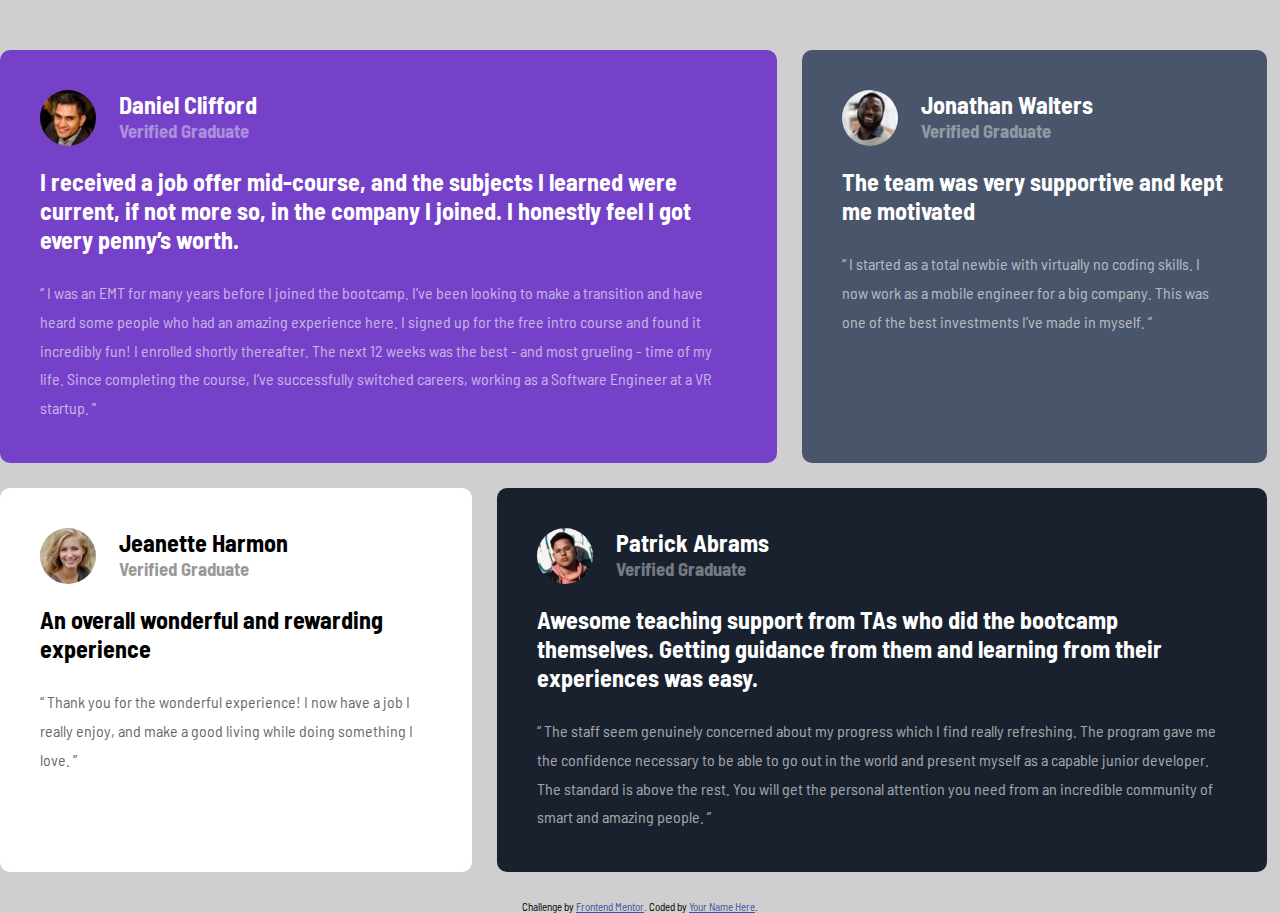
<file: testimonials-grid-section-main/index.html>
<!DOCTYPE html>
<html lang="en">
<head>
  <meta charset="UTF-8">
  <meta name="viewport" content="width=device-width, initial-scale=1.0"> <!-- displays site properly based on user's device -->

  <link rel="icon" type="image/png" sizes="32x32" href="./images/favicon-32x32.png">
  <link rel="preconnect" href="https://fonts.googleapis.com">
<link rel="preconnect" href="https://fonts.gstatic.com" crossorigin>
<link href="https://fonts.googleapis.com/css2?family=Barlow+Semi+Condensed:wght@500;600&display=swap" rel="stylesheet">
<link rel="stylesheet" href="style.css">
  
  <title>Frontend Mentor | [Challenge Name Here]</title>

  <!-- Feel free to remove these styles or customise in your own stylesheet 👍 -->
  <style>
    .attribution { font-size: 11px; text-align: center; }
    .attribution a { color: hsl(228, 45%, 44%); }
  </style>
</head>
<body>
  <div class="parent">
    <div class="card-1">
      <div class="heading">
        <div><img src="images/image-daniel.jpg" alt="">
          <h2>Daniel Clifford</h2>
          <h3>Verified Graduate</h3>
        </div>
      </div>
      <h2>
        I received a job offer mid-course, and the subjects I learned were current, if not more so, 
        in the company I joined. I honestly feel I got every penny’s worth.
      </h2>
      <p>“ I was an EMT for many years before I joined the bootcamp. I’ve been looking to make a 
        transition and have heard some people who had an amazing experience here. I signed up 
        for the free intro course and found it incredibly fun! I enrolled shortly thereafter. 
        The next 12 weeks was the best - and most grueling - time of my life. Since completing 
        the course, I’ve successfully switched careers, working as a Software Engineer at a VR startup. ”
      </p>
    </div>
    <div class="card-2">
      <div class="heading">
        <div>
          <img src="images/image-jonathan.jpg" alt="">
          <h2>Jonathan Walters</h2>
          <h3>Verified Graduate</h3>
        </div>
      </div>
      <h2>The team was very supportive and kept me motivated</h2>
      <p> “ I started as a total newbie with virtually no coding skills. I now work as a mobile engineer 
        for a big company. This was one of the best investments I’ve made in myself. ”
      </p>
    </div>
    <div class="card-3">
      <div class="heading">
        <div>
          <img src="images/image-jeanette.jpg" alt="">
          <h2>Jeanette Harmon</h2>
          <h3>Verified Graduate</h3>
        </div>
      </div>
      <h2>An overall wonderful and rewarding experience</h2>
      <p>“ Thank you for the wonderful experience! I now have a job I really enjoy, and make a good living 
        while doing something I love. ”
      </p>
    </div>
    <div class="card-4">
      <div class="heading">
        <div>
          <img src="images/image-patrick.jpg" alt="">
          <h2>Patrick Abrams</h2>
          <h3>Verified Graduate</h3>
        </div>
      </div>
      <h2>Awesome teaching support from TAs who did the bootcamp themselves. Getting guidance from them and 
        learning from their experiences was easy.
      </h2>
      <p>“ The staff seem genuinely concerned about my progress which I find really refreshing. The program 
        gave me the confidence necessary to be able to go out in the world and present myself as a capable 
        junior developer. The standard is above the rest. You will get the personal attention you need from 
        an incredible community of smart and amazing people. ”
      </p>
    </div>
    <div class="card-5">
      <div class="heading">
        <div>
          <img src="images/image-kira.jpg" alt="">
          <h2>Kira Whittle</h2>
          <h3>Verified Graduate</h3>
        </div>
      </div>
      <h2>Such a life-changing experience. Highly recommended!</h2>
      <p> “ Before joining the bootcamp, I’ve never written a line of code. I needed some structure from 
        professionals who can help me learn programming step by step. I was encouraged to enroll by a former 
        student of theirs who can only say wonderful things about the program. The entire curriculum and staff 
        did not disappoint. They were very hands-on and I never had to wait long for assistance. The agile team 
        project, in particular, was outstanding. It took my learning to the next level in a way that no tutorial 
        could ever have. In fact, I’ve often referred to it during interviews as an example of my developent 
        experience. It certainly helped me land a job as a full-stack developer after receiving multiple offers. 
        100% recommend! ”
      </p>
    </div>
  </div>

  <div class="attribution">
    Challenge by <a href="https://www.frontendmentor.io?ref=challenge" target="_blank">Frontend Mentor</a>. 
    Coded by <a href="#">Your Name Here</a>.
  </div>
</body>
</html>
</file>
<file: 3-column-preview-card-component-main/style.css>
* {
    box-sizing: border-box;
    padding: 0;
    margin: 0;
}

.parent {
    width: 88%;
    height: 450px;
    position: absolute;
    top: 50%;
    left: 50%;
    transform: translate(-50%,-50%);
    display: grid;
    grid-template-columns: repeat(auto-fill , minmax(350px , 1fr));
    margin: 0 auto;
}

.card-1,
.card-2,
.card-3 {
    /* width: calc(100%/3); */
    padding: 30px;
    position: relative;
}

.card-1::after,
.card-2::after,
.card-3::after {
    content: "Learn More";
    position: absolute;
    width: 140px;
    height: 40px;
    background-color: white;
    text-align: center;
    border-radius: 20px;
    bottom: 50px;
    left: 31px;
    line-height: 2;
}

.card-1 {
    background-color: red;
    border-radius: 10px 0 0 10px;
}

.card-2 {
    background-color: blue;
}

.card-3 {
    background-color: green;
    border-radius: 0 10px 10px 0;
}

h1 {
    margin: 25px 0;
    color: white;
    text-transform: uppercase;
}

p {
    margin: 30px 0;
    color: white;
    line-height: 1.5;
    opacity: .7;
}


@media (max-width: 379px) {
    .parent {
        width: 350px;
        height: 155%;
        margin: 200px 0;
    }
    .card-1,
    .card-2,
    .card-3 {
        width: 100%;
    }
    
}



@media (min-width: 380px) {
    .parent {
        width: 560px;
        height: 130%;
    }
    .card-1,
    .card-2,
    .card-3 {
        width: 100%;
    }
    
}

@media (min-width: 800px) {
    .parent {
        width: 88%;
        height: 90%;
    }
    .card-1,
    .card-2,
    .card-3 {
        width: 100%;
    }
    
}

@media (min-width: 1192px) {
    .parent {
        height: 450px;
        width: 88%;
    }

    
}
</file>
<file: clipboard-landing-page-master/style.css>
* {
    box-sizing: border-box;
    padding: 0;
    margin: 0;
}

body {
    font-family: 'Bai Jamjuree', sans-serif;
    font-size: 18px;

}

/* start main-heading  */

.main-heading {
    background-image: url(images/bg-header-desktop.png);
    background-position: center;
    background-size: cover;
    text-align: center;
    margin-bottom: 100px;
}

.main-heading svg {
    margin: 80px 0 30px 0;
}

.main-heading h2 {
    width: 40%;
    margin: 0 auto 10px;
    font-size: 34px;
}

.main-heading p {
    width: 40%;
    margin: 0 auto 30px;
    opacity: .6;
}

.main-heading button {
    height: 36px;
    width: 165px;
    border-radius: 20px;
    border-style: none;
    color: white;
    font-size: 14px;
    margin-right: 10px;
    cursor: pointer;
} 


.main-heading button:first-of-type {
    background-color: hsl(171, 66%, 44%);
    box-shadow: 0 4px 7px 0px hsl(171deg 66% 44%);
}

.main-heading button:nth-of-type(2) {
    background-color: hsl(233, 100%, 69%);
    box-shadow: 0 4px 7px 0px hsl(233, 100%, 69%);
}


/* end main-heading  */


/* start second-heading  */

.second-heading {
    text-align: center;
}

.second-heading h2 {
    width: 40%;
    margin: 0 auto 20px;
}

.second-heading p {
    width: 50%;
    margin: 0 auto 50px;
    opacity: .6;
}

/* end second-heading  */

/* start pros  */

.pros img {
    float: left;
    margin: 0 70px 0 -30px;
}

.pros .content {
    display: flex;
    flex-direction: column;
    height: 400px;
    width: 30%;
    justify-content: space-evenly;
}

.pros .content p {
    opacity: .6;
    margin-top: 5px;
}

.clear {
    clear: both;
}

/* end pros  */
/* start clipboard  */

.clipboard {
    margin-top: 100px;
    text-align: center;
}

.clipboard h2 {
    margin-bottom: 15px;
}

.clipboard p{
    opacity: .6;
    width: 40%;
    margin: 0 auto 50px ;
    
}

/* end clipboard  */

/* start workflow  */
.workflow {
    width: 90%;
    height: 270px;
    margin: 0 auto 120px;
    display: flex;
    flex-wrap: wrap;
    text-align: center;
    justify-content: space-between;
    align-content: space-between;
}

.workflow div:nth-child(1) {
    flex-basis: 100%;
}

.workflow div:nth-child(n+2) {
    flex-basis: calc(94% / 3);
}

.workflow div svg {
    margin-bottom: 10px;
}

.workflow div h2 {
    margin-bottom: 5px;
}

.workflow div p {
    opacity: .6;
}
/* end workflow  */


/* start company-icons */

.company-icons {
    display: flex;
    justify-content: space-evenly;
    margin: 0 auto 100px 0;
}

/* end company-icons */


/* start foot-heading */

.foot-heading {
    text-align: center;
    margin-bottom: 150px;
}

.foot-heading h2 {
    margin-bottom: 15px;
}

.foot-heading p {
    width: 50%;
    margin: 0 auto 25px;
}

.foot-heading button {
    height: 36px;
    width: 165px;
    border-radius: 20px;
    border-style: none;
    color: white;
    font-size: 14px;
    margin-right: 10px;
    cursor: pointer;
} 

.foot-heading button:first-of-type {
    background-color: hsl(171, 66%, 44%);
    box-shadow: 0 4px 7px 0px hsl(171deg 66% 44%);
}

.foot-heading button:nth-of-type(2) {
    background-color: hsl(233, 100%, 69%);
    box-shadow: 0 4px 7px 0px hsl(233, 100%, 69%);
}

/* end foot-heading */
/* start footer */

.footer {
    background-color: hsl(231deg 68% 71%);
    display: flex;
    justify-content: space-around;
    padding: 50px 0;
}


.footer img {
    width: 60px;
}

.footer div a {
    text-decoration: none;
    color: black;
}

.footer div a:hover {
    color: hsl(171, 66%, 44%);
}

.footer .icons svg {
    margin-right: 10px;
}

.footer .icons a:hover {
    color: hsl(171, 66%, 44%);
    
}

/* end footer */

/* media-query for mobile ( 376px ) */

@media (max-width: 376px) {
    .main-heading h2 {
        width: 95%;
    }
    .main-heading p {
        width: 92%;
    }
    .main-heading button {
        display: block;
        margin: 0 auto 20px;
        width: 260px;
    }
    .second-heading h2 {
        width: 80%;
    }
    .second-heading p {
        width: 90%;
    }
    .pros img {
        width: 300px;
        height: 250px;
        margin: 0 35px 80px;
    }
    .pros .content {
        width: 90%;
        margin: 0 auto;
        text-align: center;
    }
    .clipboard {
        margin-bottom: 60px;
    }
    .clipboard h2,
    .clipboard p,
    .clipboard img {
        width: 90%;
    }
    .workflow {
        flex-direction: column;
        height: 800px;
    }
    .workflow div:nth-child(n+2),
    .workflow div:nth-child(1)   {
        flex-basis: calc(90% / 4);
    }
    .company-icons {
        flex-direction: column;
        width: 200px;
        margin: 0 auto 200px;
        height: 900px;
    }
    .foot-heading h2 {
        width: 80%;
        margin: 0 auto 30px;
    }
    .foot-heading p {
        width: 80%;
        margin-bottom: 45px;
    }
    .foot-heading button {
        display: block;
        margin: 0 auto 20px;
        width: 260px;
    }
    .footer {
        flex-direction: column;
        text-align: center;
        height: 480px;
    }
    .footer img {
        align-self: center;
    }
    .footer .icons {
        margin-top: 25px;
    }
}
</file>
<file: four-card-feature-section-master/style.css>
* {
    box-sizing: border-box;
    padding: 0;
    margin: 0;
}

body {
    font-family: 'Poppins', sans-serif;
}

.heading {
    text-align: center;
    height: 200px;
    padding: 40px;
}

.heading span {
    display: block;
}

.heading span:nth-child(1) {
    font-size: 19px;
}

.heading span:nth-child(2) {
    font-size: 21px;
    font-weight: 600;
}

.heading span:nth-child(3) {
    margin-top: 9px;
    opacity: .6;
}

.parent {
    width: 1200px;
    height: 500px;
    margin: 50px auto;
    grid-template-columns: repeat(3 , 1fr);
    grid-template-rows: repeat(4 , 1fr);
    display: grid;
    gap: 25px;
}

svg {
    position: absolute;
    bottom: 15px;
    right: 15px;
}

.parent div {
    padding: 25px;
    position: relative;
    border-radius: 6px;
    box-shadow: 0 0 12px 10px #e6e6e6;
}

.parent div p {
    opacity: .6;
    margin-top: 7px;
}

.parent .child-1 {
    background-color: hsl(0, 0%, 98%);
    grid-area: 2 / 1 / span 2 / 1;
    border-top: 6px solid hsl(180, 62%, 55%);
}

.parent .child-2 {
    grid-area: 1 / 2 / span 2 / span 1;
    background-color:hsl(0, 0%, 98%)eee;
    border-top: 6px solid hsl(0, 78%, 62%);
}

.parent .child-3 {
    background-color: hsl(0, 0%, 98%);
    grid-area: 3 / 2 / span 2 /span 1;
    border-top: 6px solid hsl(34, 97%, 64%);
}

.parent .child-4 {
    background-color: hsl(0, 0%, 98%);
    grid-area: 2 / 3 / span 2 / span 1;
    border-top: 6px solid hsl(212, 86%, 64%);
}

@media (max-width: 376px) {
    .heading {
        width: 360px;
        margin: 10px auto;
    }
    .parent {
        display: grid;
        grid-template-columns: 1fr;
        grid-template-rows: 1fr 1fr 1fr 1fr;
        gap: 25px;
        width: 330px;
        height: 1000px;
    }
    .parent .child-1 {
        grid-area: 1 / 1 / span 1 / span 1;
    }
    
    .parent .child-2 {
        grid-area: 2 / 1 / span 1 / span 1;
    }
    
    .parent .child-3 {
        grid-area: 3 / 1 / span 1 /span 1;
    }
    
    .parent .child-4 {
        grid-area: 4 / 1 / span 1 / span 1;
    }
}
</file>
<file: nft-preview-card-component-main/style.css>
* {
    box-sizing: border-box;
    padding: 0;
    margin: 0;
}

body {
    background-color: hsl(217, 54%, 11%);
    font-family: 'Outfit', sans-serif;

}

.card {
    position: absolute;
    top: 50%;
    left: 50%;
    transform: translate(-50%,-50%);
    width: 300px;
    height: 500px;
    padding: 15px;
    background-color:  hsl(216, 50%, 16%);
    border-radius: 10px;

}

.image {
    width: 100%;
    height: 60%;
    background-image: url(images/image-equilibrium.jpg);
    background-position: center;
    background-size: cover;
    margin-bottom: 15px;
    border-radius: 10px;
    position: relative;
}

.image svg {
    position: absolute;
    top: 50%;
    left: 50%;
    transform: translate(-50%,-50%);
    display: none;
}

.image:hover svg {
    display: block;
}

.image:hover {
    background-image: linear-gradient(to bottom  , rgba(53,203,229,.5) , rgba(53,203,229,.5)),url(images/image-equilibrium.jpg);
}

.content {
    width: 100%;
    height: 36%;
}

.content h2 {
    color: white;
    font-size: 20px;
    margin-bottom: 10px;

}

.content h2:hover {
    color: #35cbe5;
}

.content p:first-of-type {
    color: white;
    opacity: .5;
    font-size: 15px;
    line-height: 1.4;
    margin-bottom: 15px;
}

.content div {
    display: flex;
    justify-content: space-between;
    margin-bottom: 15px;
}

.content div span:first-of-type {
    color: #35cbe5;
    font-weight: bold;
}

.content div span:last-of-type {
    color: white;
    opacity: .5;
    font-size: 15px;
}

svg {
    margin-bottom: -4px;
}

hr {
    background-color: #afa7a7b5;
    border: none;
    height: 1px;
}

.content p:last-of-type {
    margin-top: 14px;
}

.content p:last-of-type img {
    width: 30px;
    height: 30px;
    border: 1px solid white;
    border-radius: 50%;
    margin: 0 9px -8px 0;
}

.content p:last-child span:last-of-type {
    color: white;
    font-size: 15px;
    margin-left: 4px;
}

.content p:last-child span:last-of-type:hover {
    color: #35cbe5;
}

.content p:last-child span:first-of-type {
    color: white;
    opacity: .5;
    font-size: 15px;
}

@media (max-width: 280px) {
    .card {
        width: 260px;
    }
    
}
</file>
<file: qr-code-component-main/style.css>
* {
    box-sizing: border-box;
    padding: 0;
    margin: 0;
}

body {
    background-color: hsl(212, 45%, 89%);
    font-family: 'Outfit', sans-serif;
}

.card {
    background-color: hsl(0, 0%, 100%);
    width: 300px;
    height: 500px;
    position: absolute;
    top: 50%;
    left: 50%;
    transform: translate(-50%,-50%);
    padding: 10px;
    border-radius: 10px;
}

.image {
    width: 100%;
    height: 300px;
    background-image: url(images/image-qr-code.png);
    background-position: center;
    background-size: cover;
    margin-bottom: 15px;
    border-radius: 10px;
}

.card .content h2 {
    font-size: 22px;
    text-align: center;
    padding: 5px;
    color: hsl(218, 44%, 22%);
}

.card .content p {
    margin-top: 15px;
    text-align: center;
    padding: 5px;
    opacity: .6;
}

@media (max-width: 280px) {
    .card {
    width: 260px;
    }
    
}
</file>
<file: stats-preview-card-component-main/style.css>
* {
    box-sizing: border-box;
    padding: 0;
    margin: 0;
}

body {
    background-color: hsl(233, 47%, 7%);
    height: 150vh;
    font-family: 'Inter', sans-serif;

}

.card {
    background-color: hsl(244, 38%, 16%);
    width: 850px;
    height: 350px;
    position: absolute;
    top: 50%;
    left: 50%;
    transform: translate(-50%,-50%);
    display: flex;
    border-radius: 10px;
}

.content {
    width: 50%;
    border-radius: 10px 0 0 10px;
    padding: 40px;
    color: white;
}

.content h2 {
    color: white;
    margin-bottom: 20px;
    font-size: 32px;
}


.content h2 span {  
    color: #ab0bdf;

}

.content p {
    color: white;
    opacity: .6;
    line-height: 1.4;
    margin-bottom: 40px;
}
.content div {
    display: flex;
    justify-content: start;
    height: 50px;
    align-items: stretch;
}
.content div span {
    margin-right: 47px;
}

.image {
    width: 50%;
    background-image: linear-gradient(to bottom , hsl(277, 64%, 61% , .5) , hsl(277, 64%, 61% , .5)) ,url(images/image-header-desktop.jpg);
    background-position: center;
    background-size: cover;
    border-radius: 0 10px 10px 0;
}

@media (max-width: 376px) { 
    .card {
        width: 350px;
        height: 850px;
        flex-direction: column;
        border-radius: 10px;
        text-align: center;
        margin-top: 130px;
    }
    .image {
        order: 1;
        width: 100%;
        height: 35%;
        border-radius: 10px 10px 0 0;
        background-image: linear-gradient(to bottom , hsl(277, 64%, 61% , .5) , hsl(277, 64%, 61% , .5))  , url(images/image-header-mobile.jpg);
    }
    .content {
        width: 100%;
        order: 2;
        height: 65%;
        border-radius: 0 0 10px 10px;
    }
    .content div {
        display: flex;
        justify-content: space-between;
        height: 200px;
        flex-direction: column;
    }
    .content div span {
        margin: 0;
    }
    
}
</file>
<file: testimonials-grid-section-main/style.css>
* {
    box-sizing: border-box;
    padding: 0;
    margin: 0;
}

body {
    font-family: 'Barlow Semi Condensed', sans-serif;
    background-color: hsl(0, 0%, 81%);
}

.parent {
    width: 1800px;
    height: 800px;
    margin: 50px auto;
    display: grid;
    grid-template-columns: auto auto auto auto;
    grid-template-rows: auto auto;
    gap: 25px;
    border-radius: 10px;
}

.parent > div {
    padding: 40px;
}

.card-1 {
    background-color:  hsl(263, 55%, 52%);
    grid-area: 1 / 1 / span 1 /span 2;
    border-radius: 10px;
    color: white;
}

.heading{
    margin-bottom: 25px;
}

img {
    float: left;
    margin-right: 23px;
    border-radius: 50%;
}

.card-1 > h2,
.card-2 > h2,
.card-3 > h2,
.card-4 > h2,
.card-5 > h2 {
    margin-bottom: 25px;
    
}

h3 {
    opacity: .4;
}

.card-1 > p,
.card-2 > p,
.card-3 > p,
.card-4 > p,
.card-5 > p {
    opacity: .6;
    line-height: 1.8;
}

.image {
    margin-right: 15px;
    margin-top: 6px;
}

.card-1 .heading .image {
    background-image: url(images/image-daniel.jpg);
    background-position: center;
    background-size: cover;
    width: 40px;
    height: 40px;
    border-radius: 50%;
}


.card-2 {
    background-color: hsl(217, 19%, 35%);
    grid-area: 1 / 3 / span 1 / span 1;
    border-radius: 10px;
    color: white;
}

.card-2 .heading .image {
    background-image: url(images/image-jonathan.jpg);
    background-position: center;
    background-size: cover;
    width: 40px;
    height: 40px;
    border-radius: 50%;
}

.card-3 {
    background-color: hsl(0, 0%, 100%);
    grid-area: 2 / 1 / span 1 / span 1;
    border-radius: 10px;
}

.card-3 .heading .image {
    background-image: url(images/image-jeanette.jpg);
    background-position: center;
    background-size: cover;
    width: 40px;
    height: 40px;
    border-radius: 50%;
}

.card-4 {
    background-color: hsl(219, 29%, 14%);
    grid-area: 2 / 2 / span 1 / span 2;
    border-radius: 10px;
    color: white;
}

.card-4 .heading .image {
    background-image: url(images/image-patrick.jpg);
    background-position: center;
    background-size: cover;
    width: 40px;
    height: 40px;
    border-radius: 50%;
}

.card-5 {
    background-color: hsl(0, 0%, 100%);
    grid-area: 1 / 4 / span 2 / span 1;
    border-radius: 10px;
}

.card-5 .heading .image {
    background-image: url(images/image-kira.jpg);
    background-position: center;
    background-size: cover;
    width: 40px;
    height: 40px;
    border-radius: 50%;
}

@media (max-width: 376px) {
    .parent {
        width: 360px;
        height: fit-content;
        grid-template-columns: 1fr;
        grid-template-rows: auto auto auto auto auto ;
    }
    .card-1 {
        grid-area: 1 / 1 / span 1 / span 1;
    }
    .card-2 {
        grid-area: 2 / 1 / span 1 / span 1;
    }
    .card-3 {
        grid-area: 3 / 1 / span 1 / span 1;
    }
    .card-4 {
        grid-area: 4 / 1 / span 1 / span 1;
    }
    .card-5 {
        grid-area: 5 / 1 / span 1 / span 1;
    }
}
</file>
